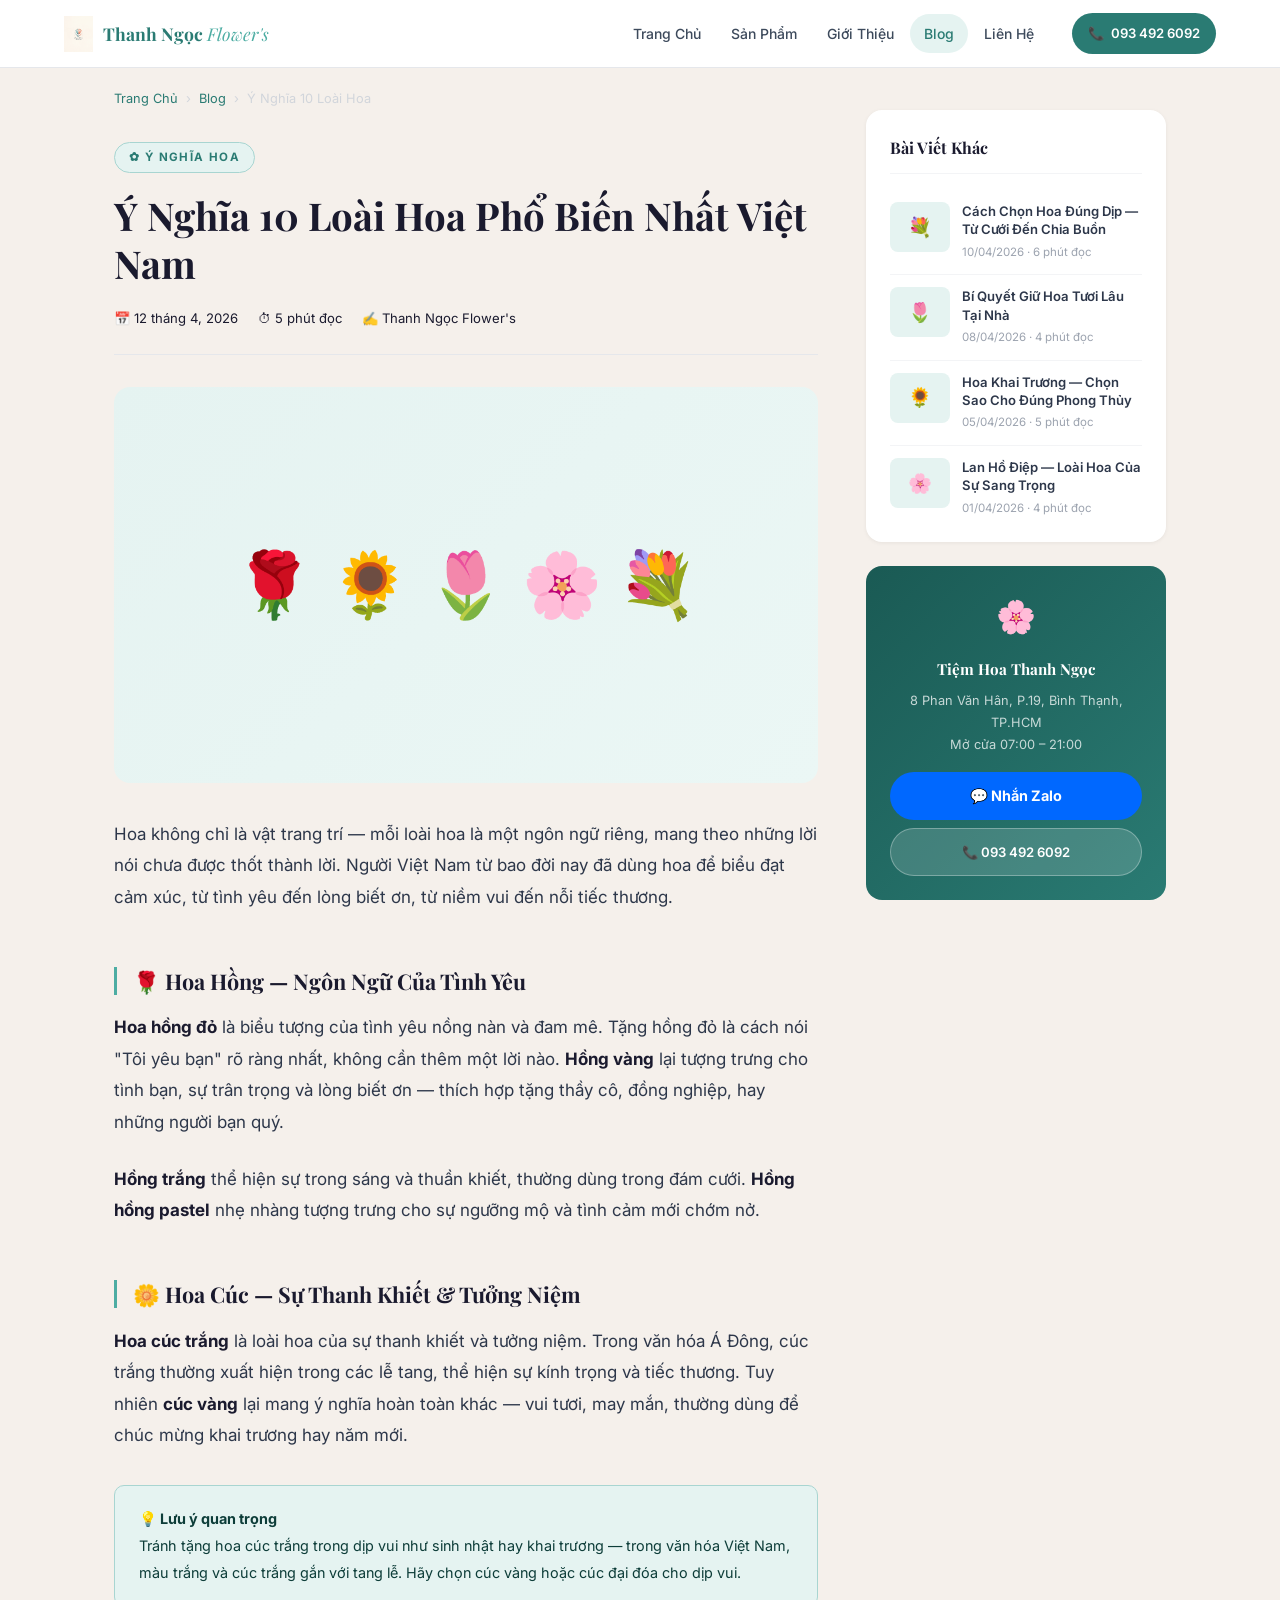
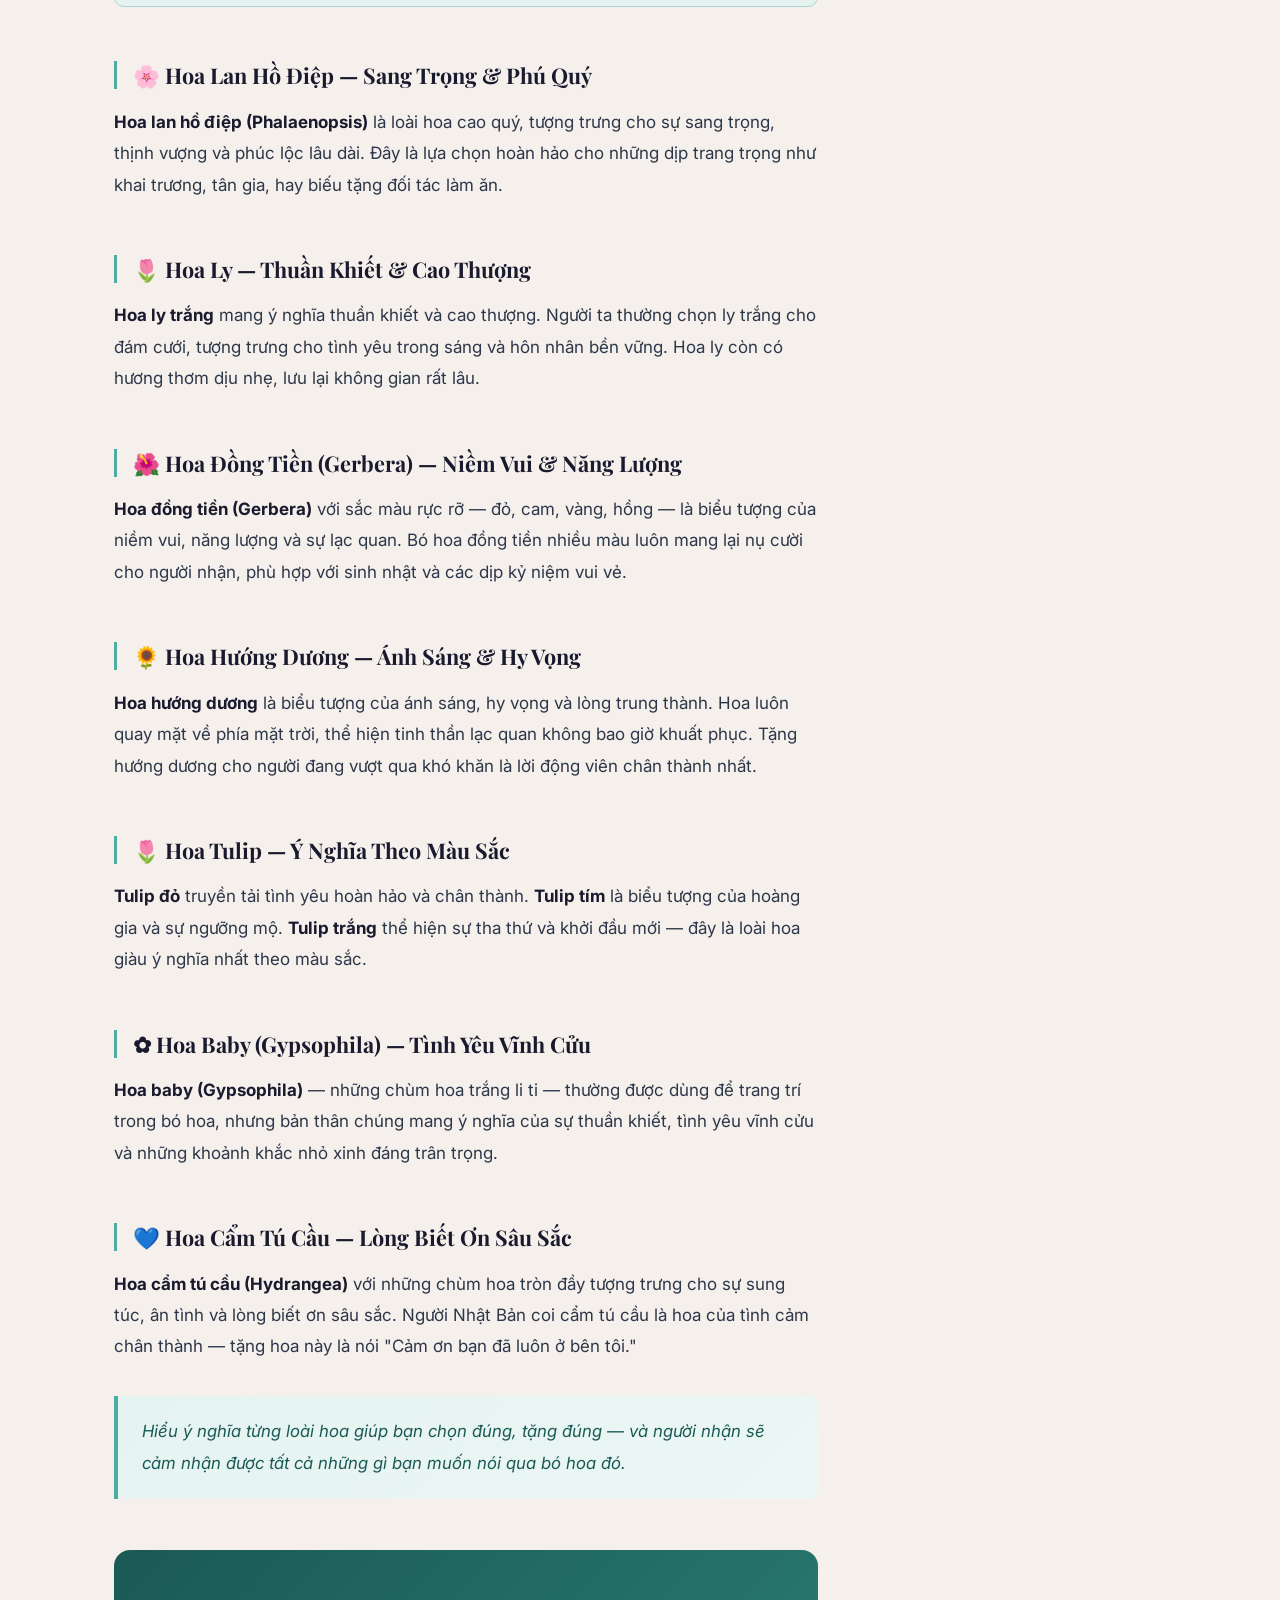
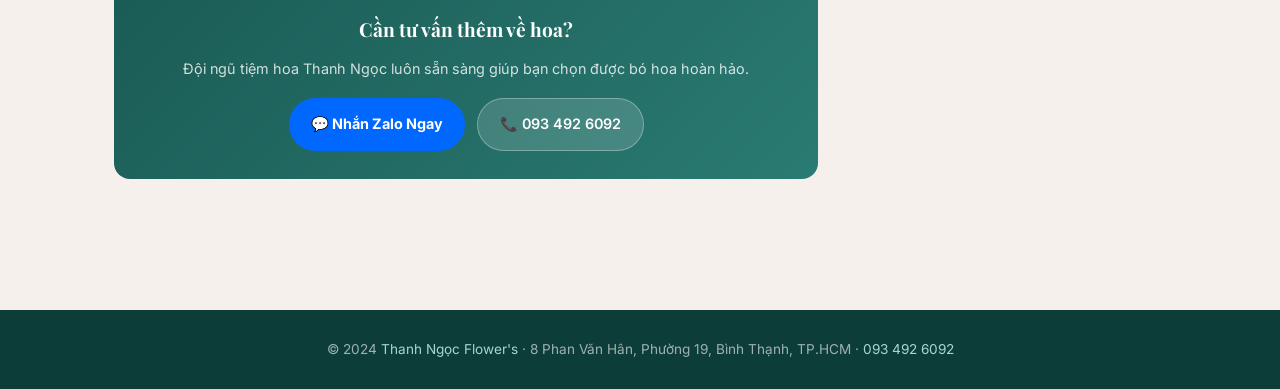
<file: blog-y-nghia-hoa.html>
<!DOCTYPE html>
<html lang="vi">
<head>
    <meta charset="UTF-8">
    <meta name="viewport" content="width=device-width, initial-scale=1.0">
    <title>Ý Nghĩa 10 Loài Hoa Phổ Biến Nhất Việt Nam | Thanh Ngọc Flower's</title>
    <meta name="description" content="Khám phá ý nghĩa 10 loài hoa phổ biến nhất Việt Nam — hoa hồng, hoa cúc, lan hồ điệp, hoa ly, tulip và nhiều hơn nữa. Hiểu đúng để tặng hoa đúng dịp.">
    <meta name="keywords" content="ý nghĩa hoa hồng, ý nghĩa hoa cúc, ý nghĩa lan hồ điệp, ý nghĩa hoa tulip, ý nghĩa hoa hướng dương, ý nghĩa các loài hoa Việt Nam">
    <meta property="og:title" content="Ý Nghĩa 10 Loài Hoa Phổ Biến Nhất Việt Nam">
    <meta property="og:description" content="Mỗi loài hoa là một ngôn ngữ riêng. Hiểu đúng để tặng đúng — từ hoa hồng đỏ đến lan hồ điệp.">
    <meta property="og:type" content="article">
    <meta property="article:published_time" content="2026-04-12">
    <link rel="canonical" href="https://hoatuoithanhngoc.vn/blog-y-nghia-hoa.html">
    <link rel="preconnect" href="https://fonts.googleapis.com">
    <link href="https://fonts.googleapis.com/css2?family=Playfair+Display:wght@600;700&family=Inter:wght@300;400;500;600;700&display=swap" rel="stylesheet">
    <link rel="stylesheet" href="blog.css">
    <script type="application/ld+json">
    {
        "@context": "https://schema.org",
        "@type": "Article",
        "headline": "Ý Nghĩa 10 Loài Hoa Phổ Biến Nhất Việt Nam",
        "description": "Khám phá ý nghĩa 10 loài hoa phổ biến nhất Việt Nam để chọn đúng hoa cho từng dịp.",
        "datePublished": "2026-04-12",
        "dateModified": "2026-04-12",
        "author": { "@type": "Organization", "name": "Thanh Ngọc Flower's" },
        "publisher": {
            "@type": "Organization",
            "name": "Thanh Ngọc Flower's",
            "logo": { "@type": "ImageObject", "url": "https://hoatuoithanhngoc.vn/image/logo.png" }
        },
        "mainEntityOfPage": "https://hoatuoithanhngoc.vn/blog-y-nghia-hoa.html",
        "inLanguage": "vi"
    }
    </script>
    <script type="application/ld+json">
    {
        "@context": "https://schema.org",
        "@type": "BreadcrumbList",
        "itemListElement": [
            { "@type": "ListItem", "position": 1, "name": "Trang Chủ", "item": "https://hoatuoithanhngoc.vn/" },
            { "@type": "ListItem", "position": 2, "name": "Blog", "item": "https://hoatuoithanhngoc.vn/blog.html" },
            { "@type": "ListItem", "position": 3, "name": "Ý Nghĩa 10 Loài Hoa Phổ Biến Nhất Việt Nam" }
        ]
    }
    </script>
</head>
<body class="page-body">

<div class="reading-progress" id="reading-progress"></div>

<!-- ===== HEADER ===== -->
<header id="header">
    <div class="header-inner">
        <a href="index.html" class="logo">
            <img src="image/logo.png" alt="Thanh Ngọc Flower's" class="logo-img" onerror="this.style.display='none'">
            <span class="logo-text">Thanh Ngọc<span class="logo-sub"> Flower's</span></span>
        </a>
        <nav id="main-nav">
            <ul id="nav-list">
                <li><a href="index.html#home"    class="nav-link">Trang Chủ</a></li>
                <li><a href="index.html#products" class="nav-link">Sản Phẩm</a></li>
                <li><a href="index.html#about"   class="nav-link">Giới Thiệu</a></li>
                <li><a href="blog.html"          class="nav-link active">Blog</a></li>
                <li><a href="index.html#contact" class="nav-link">Liên Hệ</a></li>
            </ul>
        </nav>
        <a href="tel:0934926092" class="header-phone-btn"><span>📞</span><span class="header-phone-text">093 492 6092</span></a>
        <button id="menu-toggle" class="menu-toggle" aria-label="Menu"><span></span><span></span><span></span></button>
    </div>
</header>

<!-- ===== BREADCRUMB ===== -->
<nav class="breadcrumb" aria-label="Breadcrumb">
    <a href="index.html">Trang Chủ</a>
    <span>›</span>
    <a href="blog.html">Blog</a>
    <span>›</span>
    <span>Ý Nghĩa 10 Loài Hoa</span>
</nav>

<!-- ===== ARTICLE ===== -->
<div class="article-layout">
    <article>
        <header class="article-header">
            <span class="article-tag">✿ Ý Nghĩa Hoa</span>
            <h1 class="article-title">Ý Nghĩa 10 Loài Hoa Phổ Biến Nhất Việt Nam</h1>
            <div class="article-meta">
                <span class="article-meta-item">📅 12 tháng 4, 2026</span>
                <span class="article-meta-item">⏱ 5 phút đọc</span>
                <span class="article-meta-item">✍️ Thanh Ngọc Flower's</span>
            </div>
        </header>

        <div class="article-cover">
            <div class="article-cover-placeholder">🌹 🌻 🌷 🌸 💐</div>
        </div>

        <div class="article-body">
            <p>Hoa không chỉ là vật trang trí — mỗi loài hoa là một ngôn ngữ riêng, mang theo những lời nói chưa được thốt thành lời. Người Việt Nam từ bao đời nay đã dùng hoa để biểu đạt cảm xúc, từ tình yêu đến lòng biết ơn, từ niềm vui đến nỗi tiếc thương.</p>

            <h2>🌹 Hoa Hồng — Ngôn Ngữ Của Tình Yêu</h2>
            <p><strong>Hoa hồng đỏ</strong> là biểu tượng của tình yêu nồng nàn và đam mê. Tặng hồng đỏ là cách nói "Tôi yêu bạn" rõ ràng nhất, không cần thêm một lời nào. <strong>Hồng vàng</strong> lại tượng trưng cho tình bạn, sự trân trọng và lòng biết ơn — thích hợp tặng thầy cô, đồng nghiệp, hay những người bạn quý.</p>
            <p><strong>Hồng trắng</strong> thể hiện sự trong sáng và thuần khiết, thường dùng trong đám cưới. <strong>Hồng hồng pastel</strong> nhẹ nhàng tượng trưng cho sự ngưỡng mộ và tình cảm mới chớm nở.</p>

            <h2>🌼 Hoa Cúc — Sự Thanh Khiết &amp; Tưởng Niệm</h2>
            <p><strong>Hoa cúc trắng</strong> là loài hoa của sự thanh khiết và tưởng niệm. Trong văn hóa Á Đông, cúc trắng thường xuất hiện trong các lễ tang, thể hiện sự kính trọng và tiếc thương. Tuy nhiên <strong>cúc vàng</strong> lại mang ý nghĩa hoàn toàn khác — vui tươi, may mắn, thường dùng để chúc mừng khai trương hay năm mới.</p>

            <div class="tip-box">
                <p class="tip-box-title">💡 Lưu ý quan trọng</p>
                <p>Tránh tặng hoa cúc trắng trong dịp vui như sinh nhật hay khai trương — trong văn hóa Việt Nam, màu trắng và cúc trắng gắn với tang lễ. Hãy chọn cúc vàng hoặc cúc đại đóa cho dịp vui.</p>
            </div>

            <h2>🌸 Hoa Lan Hồ Điệp — Sang Trọng &amp; Phú Quý</h2>
            <p><strong>Hoa lan hồ điệp (Phalaenopsis)</strong> là loài hoa cao quý, tượng trưng cho sự sang trọng, thịnh vượng và phúc lộc lâu dài. Đây là lựa chọn hoàn hảo cho những dịp trang trọng như khai trương, tân gia, hay biếu tặng đối tác làm ăn.</p>

            <h2>🌷 Hoa Ly — Thuần Khiết &amp; Cao Thượng</h2>
            <p><strong>Hoa ly trắng</strong> mang ý nghĩa thuần khiết và cao thượng. Người ta thường chọn ly trắng cho đám cưới, tượng trưng cho tình yêu trong sáng và hôn nhân bền vững. Hoa ly còn có hương thơm dịu nhẹ, lưu lại không gian rất lâu.</p>

            <h2>🌺 Hoa Đồng Tiền (Gerbera) — Niềm Vui &amp; Năng Lượng</h2>
            <p><strong>Hoa đồng tiền (Gerbera)</strong> với sắc màu rực rỡ — đỏ, cam, vàng, hồng — là biểu tượng của niềm vui, năng lượng và sự lạc quan. Bó hoa đồng tiền nhiều màu luôn mang lại nụ cười cho người nhận, phù hợp với sinh nhật và các dịp kỷ niệm vui vẻ.</p>

            <h2>🌻 Hoa Hướng Dương — Ánh Sáng &amp; Hy Vọng</h2>
            <p><strong>Hoa hướng dương</strong> là biểu tượng của ánh sáng, hy vọng và lòng trung thành. Hoa luôn quay mặt về phía mặt trời, thể hiện tinh thần lạc quan không bao giờ khuất phục. Tặng hướng dương cho người đang vượt qua khó khăn là lời động viên chân thành nhất.</p>

            <h2>🌷 Hoa Tulip — Ý Nghĩa Theo Màu Sắc</h2>
            <p><strong>Tulip đỏ</strong> truyền tải tình yêu hoàn hảo và chân thành. <strong>Tulip tím</strong> là biểu tượng của hoàng gia và sự ngưỡng mộ. <strong>Tulip trắng</strong> thể hiện sự tha thứ và khởi đầu mới — đây là loài hoa giàu ý nghĩa nhất theo màu sắc.</p>

            <h2>✿ Hoa Baby (Gypsophila) — Tình Yêu Vĩnh Cửu</h2>
            <p><strong>Hoa baby (Gypsophila)</strong> — những chùm hoa trắng li ti — thường được dùng để trang trí trong bó hoa, nhưng bản thân chúng mang ý nghĩa của sự thuần khiết, tình yêu vĩnh cửu và những khoảnh khắc nhỏ xinh đáng trân trọng.</p>

            <h2>💙 Hoa Cẩm Tú Cầu — Lòng Biết Ơn Sâu Sắc</h2>
            <p><strong>Hoa cẩm tú cầu (Hydrangea)</strong> với những chùm hoa tròn đầy tượng trưng cho sự sung túc, ân tình và lòng biết ơn sâu sắc. Người Nhật Bản coi cẩm tú cầu là hoa của tình cảm chân thành — tặng hoa này là nói "Cảm ơn bạn đã luôn ở bên tôi."</p>

            <blockquote>Hiểu ý nghĩa từng loài hoa giúp bạn chọn đúng, tặng đúng — và người nhận sẽ cảm nhận được tất cả những gì bạn muốn nói qua bó hoa đó.</blockquote>

            <div class="article-cta">
                <h3>Cần tư vấn thêm về hoa?</h3>
                <p>Đội ngũ tiệm hoa Thanh Ngọc luôn sẵn sàng giúp bạn chọn được bó hoa hoàn hảo.</p>
                <div class="cta-btns">
                    <a href="https://zalo.me/0934926092" class="btn-cta-zalo" target="_blank" rel="noopener">💬 Nhắn Zalo Ngay</a>
                    <a href="tel:0934926092" class="btn-cta-call">📞 093 492 6092</a>
                </div>
            </div>
        </div>
    </article>

    <!-- SIDEBAR -->
    <aside class="article-sidebar">
        <div class="sidebar-widget">
            <h3 class="widget-title">Bài Viết Khác</h3>
            <a href="blog-chon-hoa-dung-dip.html" class="related-item">
                <div class="related-item-img">💐</div>
                <div class="related-item-info">
                    <div class="related-item-title">Cách Chọn Hoa Đúng Dịp — Từ Cưới Đến Chia Buồn</div>
                    <div class="related-item-date">10/04/2026 · 6 phút đọc</div>
                </div>
            </a>
            <a href="blog-giu-hoa-tuoi.html" class="related-item">
                <div class="related-item-img">🌷</div>
                <div class="related-item-info">
                    <div class="related-item-title">Bí Quyết Giữ Hoa Tươi Lâu Tại Nhà</div>
                    <div class="related-item-date">08/04/2026 · 4 phút đọc</div>
                </div>
            </a>
            <a href="blog-hoa-khai-truong.html" class="related-item">
                <div class="related-item-img">🌻</div>
                <div class="related-item-info">
                    <div class="related-item-title">Hoa Khai Trương — Chọn Sao Cho Đúng Phong Thủy</div>
                    <div class="related-item-date">05/04/2026 · 5 phút đọc</div>
                </div>
            </a>
            <a href="blog-lan-ho-diep.html" class="related-item">
                <div class="related-item-img">🌸</div>
                <div class="related-item-info">
                    <div class="related-item-title">Lan Hồ Điệp — Loài Hoa Của Sự Sang Trọng</div>
                    <div class="related-item-date">01/04/2026 · 4 phút đọc</div>
                </div>
            </a>
        </div>

        <div class="sidebar-cta">
            <div class="flower-icon">🌸</div>
            <h3>Tiệm Hoa Thanh Ngọc</h3>
            <p>8 Phan Văn Hân, P.19, Bình Thạnh, TP.HCM<br>Mở cửa 07:00 – 21:00</p>
            <a href="https://zalo.me/0934926092" class="btn-cta-zalo" target="_blank" rel="noopener">💬 Nhắn Zalo</a>
            <a href="tel:0934926092" class="btn-cta-call">📞 093 492 6092</a>
        </div>
    </aside>
</div>

<footer class="blog-footer">
    <p>© 2024 <a href="index.html">Thanh Ngọc Flower's</a> · 8 Phan Văn Hân, Phường 19, Bình Thạnh, TP.HCM · <a href="tel:0934926092">093 492 6092</a></p>
</footer>

<div id="toast" class="toast"></div>
<script>
    window.addEventListener('scroll', function () {
        document.getElementById('header').classList.toggle('scrolled', window.scrollY > 40);
        var el = document.documentElement;
        var progress = (el.scrollTop || document.body.scrollTop) / ((el.scrollHeight || document.body.scrollHeight) - el.clientHeight) * 100;
        document.getElementById('reading-progress').style.width = progress + '%';
    }, { passive: true });
    document.getElementById('menu-toggle').addEventListener('click', function () {
        document.querySelector('nav').classList.toggle('mobile-open');
    });
</script>
</body>
</html>
</file>
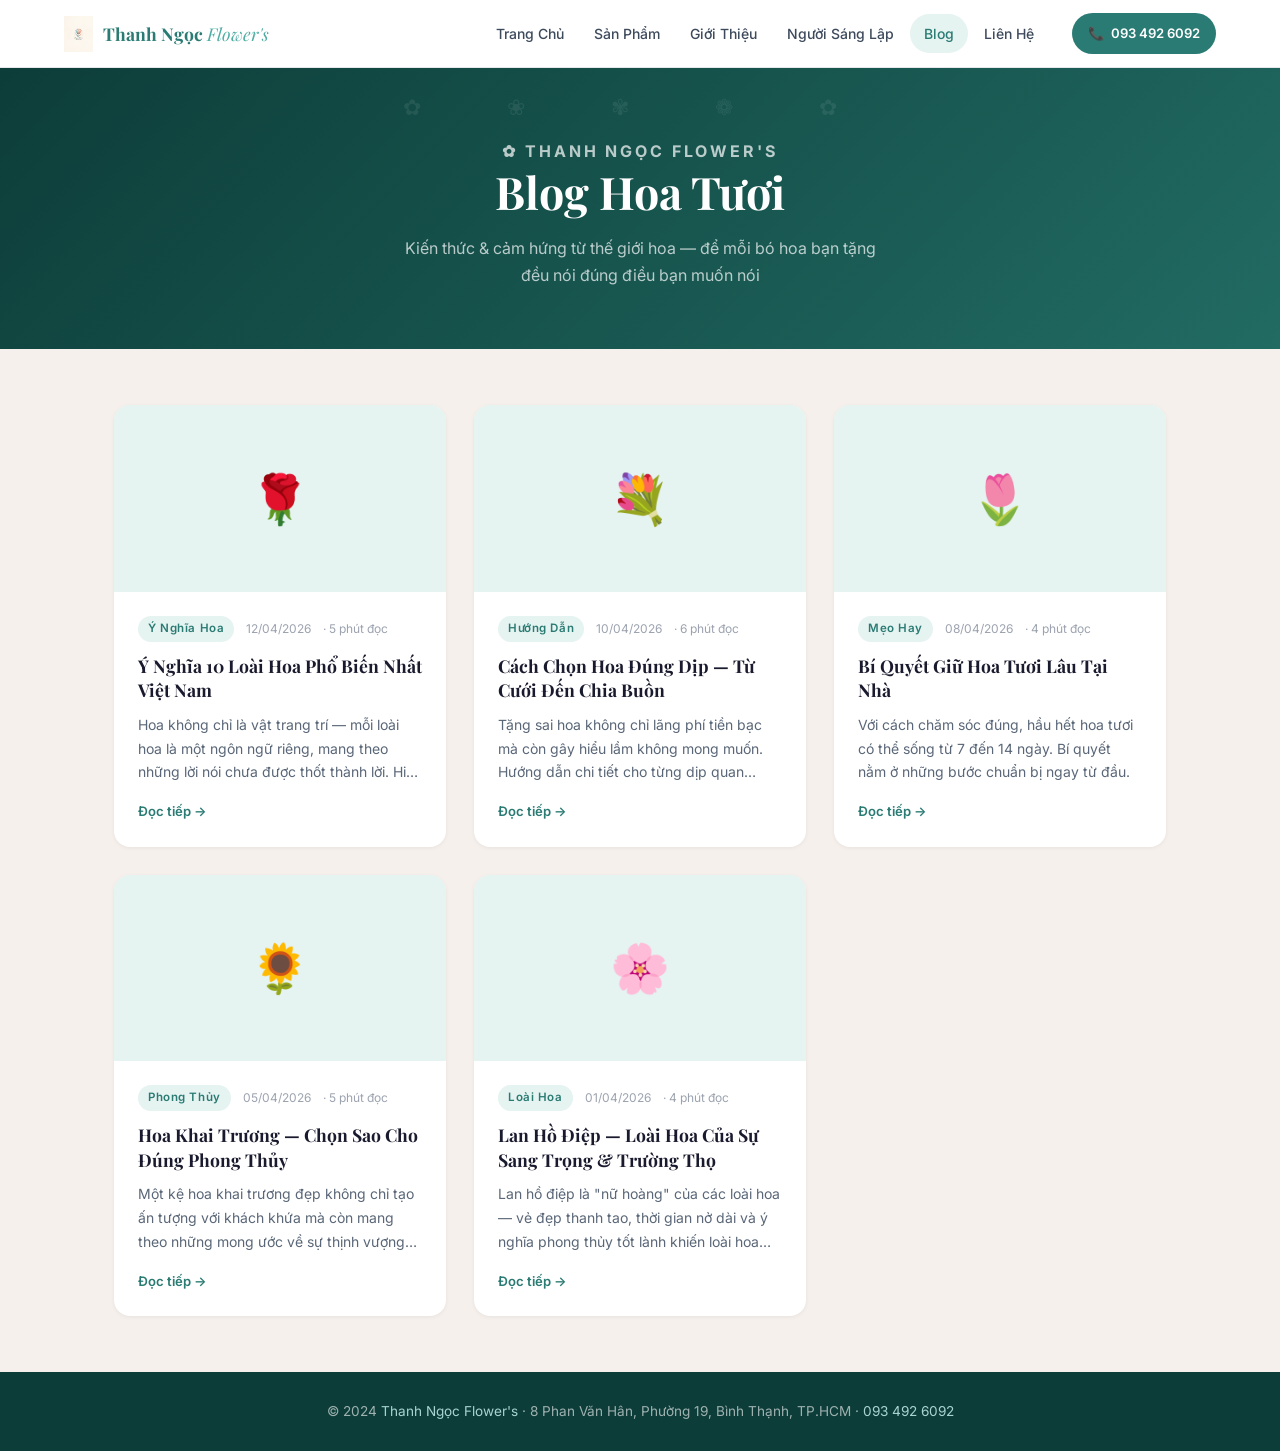
<file: blog.html>
<!DOCTYPE html>
<html lang="vi">
<head>
    <meta charset="UTF-8">
    <meta name="viewport" content="width=device-width, initial-scale=1.0">
    <title>Blog Hoa Tươi — Kiến Thức & Cảm Hứng | Thanh Ngọc Flower's</title>
    <meta name="description" content="Khám phá blog hoa tươi Thanh Ngọc — ý nghĩa các loài hoa, bí quyết chọn hoa đúng dịp, cách giữ hoa tươi lâu và những kiến thức thú vị về thế giới hoa.">
    <meta name="keywords" content="blog hoa tươi, ý nghĩa các loài hoa, chọn hoa đúng dịp, cách giữ hoa tươi, hoa khai trương phong thủy, lan hồ điệp">
    <meta property="og:title" content="Blog Hoa Tươi — Thanh Ngọc Flower's">
    <meta property="og:description" content="Kiến thức về thế giới hoa từ tiệm hoa Thanh Ngọc tại TP.HCM">
    <meta property="og:type" content="website">
    <link rel="canonical" href="https://hoatuoithanhngoc.vn/blog.html">
    <link rel="preconnect" href="https://fonts.googleapis.com">
    <link href="https://fonts.googleapis.com/css2?family=Playfair+Display:wght@600;700&family=Inter:wght@300;400;500;600;700&display=swap" rel="stylesheet">
    <link rel="stylesheet" href="blog.css">
    <script type="application/ld+json">
    {
        "@context": "https://schema.org",
        "@type": "Blog",
        "name": "Blog Hoa Tươi Thanh Ngọc",
        "url": "https://hoatuoithanhngoc.vn/blog.html",
        "description": "Kiến thức về hoa tươi từ tiệm hoa Thanh Ngọc Flower's tại TP.HCM",
        "publisher": {
            "@type": "Organization",
            "name": "Thanh Ngọc Flower's",
            "address": {
                "@type": "PostalAddress",
                "streetAddress": "8 Phan Văn Hân, Phường 19, Bình Thạnh",
                "addressLocality": "TP. Hồ Chí Minh",
                "addressCountry": "VN"
            },
            "telephone": "+84934926092"
        }
    }
    </script>
</head>
<body class="page-body">

<!-- ===== HEADER ===== -->
<header id="header">
    <div class="header-inner">
        <a href="index.html" class="logo">
            <img src="image/logo.png" alt="Thanh Ngọc Flower's" class="logo-img" onerror="this.style.display='none'">
            <span class="logo-text">Thanh Ngọc<span class="logo-sub"> Flower's</span></span>
        </a>
        <nav id="main-nav">
            <ul id="nav-list">
                <li><a href="index.html#home"     class="nav-link">Trang Chủ</a></li>
                <li><a href="index.html#products"  class="nav-link">Sản Phẩm</a></li>
                <li><a href="index.html#about"     class="nav-link">Giới Thiệu</a></li>
                <li><a href="index.html#founders"  class="nav-link">Người Sáng Lập</a></li>
                <li><a href="blog.html"            class="nav-link active">Blog</a></li>
                <li><a href="index.html#contact"   class="nav-link">Liên Hệ</a></li>
            </ul>
        </nav>
        <a href="tel:0934926092" class="header-phone-btn" aria-label="Gọi ngay">
            <span>📞</span><span class="header-phone-text">093 492 6092</span>
        </a>
        <button id="menu-toggle" class="menu-toggle" aria-label="Menu">
            <span></span><span></span><span></span>
        </button>
    </div>
</header>

<!-- ===== BLOG HERO ===== -->
<section class="blog-hero">
    <p class="blog-hero-label">✿ Thanh Ngọc Flower's</p>
    <h1>Blog Hoa Tươi</h1>
    <p>Kiến thức & cảm hứng từ thế giới hoa — để mỗi bó hoa bạn tặng đều nói đúng điều bạn muốn nói</p>
</section>

<!-- ===== BLOG LISTING ===== -->
<main class="blog-main">
    <div class="blog-grid">

        <!-- Bài 1 -->
        <a href="blog-y-nghia-hoa.html" class="blog-card">
            <div class="blog-card-img">
                <div class="blog-card-img-placeholder">🌹</div>
            </div>
            <div class="blog-card-body">
                <div class="blog-card-meta">
                    <span class="blog-card-tag">Ý Nghĩa Hoa</span>
                    <span>12/04/2026</span>
                    <span>· 5 phút đọc</span>
                </div>
                <h2>Ý Nghĩa 10 Loài Hoa Phổ Biến Nhất Việt Nam</h2>
                <p>Hoa không chỉ là vật trang trí — mỗi loài hoa là một ngôn ngữ riêng, mang theo những lời nói chưa được thốt thành lời. Hiểu đúng để tặng đúng.</p>
                <span class="blog-card-read">Đọc tiếp →</span>
            </div>
        </a>

        <!-- Bài 2 -->
        <a href="blog-chon-hoa-dung-dip.html" class="blog-card">
            <div class="blog-card-img">
                <div class="blog-card-img-placeholder">💐</div>
            </div>
            <div class="blog-card-body">
                <div class="blog-card-meta">
                    <span class="blog-card-tag">Hướng Dẫn</span>
                    <span>10/04/2026</span>
                    <span>· 6 phút đọc</span>
                </div>
                <h2>Cách Chọn Hoa Đúng Dịp — Từ Cưới Đến Chia Buồn</h2>
                <p>Tặng sai hoa không chỉ lãng phí tiền bạc mà còn gây hiểu lầm không mong muốn. Hướng dẫn chi tiết cho từng dịp quan trọng trong cuộc sống.</p>
                <span class="blog-card-read">Đọc tiếp →</span>
            </div>
        </a>

        <!-- Bài 3 -->
        <a href="blog-giu-hoa-tuoi.html" class="blog-card">
            <div class="blog-card-img">
                <div class="blog-card-img-placeholder">🌷</div>
            </div>
            <div class="blog-card-body">
                <div class="blog-card-meta">
                    <span class="blog-card-tag">Mẹo Hay</span>
                    <span>08/04/2026</span>
                    <span>· 4 phút đọc</span>
                </div>
                <h2>Bí Quyết Giữ Hoa Tươi Lâu Tại Nhà</h2>
                <p>Với cách chăm sóc đúng, hầu hết hoa tươi có thể sống từ 7 đến 14 ngày. Bí quyết nằm ở những bước chuẩn bị ngay từ đầu.</p>
                <span class="blog-card-read">Đọc tiếp →</span>
            </div>
        </a>

        <!-- Bài 4 -->
        <a href="blog-hoa-khai-truong.html" class="blog-card">
            <div class="blog-card-img">
                <div class="blog-card-img-placeholder">🌻</div>
            </div>
            <div class="blog-card-body">
                <div class="blog-card-meta">
                    <span class="blog-card-tag">Phong Thủy</span>
                    <span>05/04/2026</span>
                    <span>· 5 phút đọc</span>
                </div>
                <h2>Hoa Khai Trương — Chọn Sao Cho Đúng Phong Thủy</h2>
                <p>Một kệ hoa khai trương đẹp không chỉ tạo ấn tượng với khách khứa mà còn mang theo những mong ước về sự thịnh vượng và may mắn cho chủ nhân.</p>
                <span class="blog-card-read">Đọc tiếp →</span>
            </div>
        </a>

        <!-- Bài 5 -->
        <a href="blog-lan-ho-diep.html" class="blog-card">
            <div class="blog-card-img">
                <div class="blog-card-img-placeholder">🌸</div>
            </div>
            <div class="blog-card-body">
                <div class="blog-card-meta">
                    <span class="blog-card-tag">Loài Hoa</span>
                    <span>01/04/2026</span>
                    <span>· 4 phút đọc</span>
                </div>
                <h2>Lan Hồ Điệp — Loài Hoa Của Sự Sang Trọng &amp; Trường Thọ</h2>
                <p>Lan hồ điệp là "nữ hoàng" của các loài hoa — vẻ đẹp thanh tao, thời gian nở dài và ý nghĩa phong thủy tốt lành khiến loài hoa này trở nên đặc biệt.</p>
                <span class="blog-card-read">Đọc tiếp →</span>
            </div>
        </a>

    </div>
</main>

<!-- ===== FOOTER ===== -->
<footer class="blog-footer">
    <p>© 2024 <a href="index.html">Thanh Ngọc Flower's</a> · 8 Phan Văn Hân, Phường 19, Bình Thạnh, TP.HCM · <a href="tel:0934926092">093 492 6092</a></p>
</footer>

<div id="toast" class="toast"></div>
<script>
    // Header scroll
    window.addEventListener('scroll', function () {
        document.getElementById('header').classList.toggle('scrolled', window.scrollY > 40);
    }, { passive: true });
    // Mobile menu
    document.getElementById('menu-toggle').addEventListener('click', function () {
        document.querySelector('nav').classList.toggle('mobile-open');
    });
</script>
</body>
</html>
</file>
<file: blog.css>
/* =====================================================
   blog.css — Giao diện Blog Thanh Ngọc Flower's
===================================================== */

*, *::before, *::after { box-sizing: border-box; margin: 0; padding: 0; }

:root {
    --teal-900: #0D3D39;
    --teal-800: #1A5A54;
    --teal-700: #216B63;
    --teal-600: #2A7B73;
    --teal-500: #339A90;
    --teal-400: #4DADA3;
    --teal-200: #A8D5D1;
    --teal-100: #D0ECEB;
    --teal-50:  #E5F3F1;
    --coral:    #E8856B;
    --white:    #FFFFFF;
    --gray-900: #1A1A2E;
    --gray-800: #2D374A;
    --gray-700: #3D4A5C;
    --gray-600: #5A6778;
    --gray-400: #9CA3AF;
    --gray-300: #D1D5DB;
    --gray-200: #E5E7EB;
    --gray-100: #F3F4F6;
    --cream:    #F5F0EB;
    --font: 'Inter', sans-serif;
    --font-display: 'Playfair Display', serif;
    --radius: 10px;
    --radius-lg: 16px;
    --radius-xl: 24px;
    --radius-full: 999px;
    --shadow-sm: 0 1px 4px rgba(0,0,0,0.06);
    --shadow:    0 4px 16px rgba(0,0,0,0.09);
    --shadow-lg: 0 12px 40px rgba(0,0,0,0.14);
    --max-w: 760px;
    --transition: 0.2s ease;
}

html { font-size: 16px; scroll-behavior: smooth; }
body {
    font-family: var(--font);
    background: var(--cream);
    color: var(--gray-900);
    line-height: 1.7;
}

a { text-decoration: none; color: inherit; }
img { max-width: 100%; height: auto; display: block; }
button { cursor: pointer; font-family: var(--font); }

/* ===================================================
   HEADER (reuse same as main site)
=================================================== */
#header {
    position: fixed;
    top: 0; left: 0; right: 0;
    height: 68px;
    background: rgba(255,255,255,0.96);
    backdrop-filter: blur(12px);
    border-bottom: 1px solid var(--gray-200);
    z-index: 100;
    transition: box-shadow var(--transition);
}

#header.scrolled { box-shadow: 0 2px 20px rgba(0,0,0,0.1); }

.header-inner {
    max-width: 1200px;
    margin: 0 auto;
    padding: 0 24px;
    height: 100%;
    display: flex;
    align-items: center;
    gap: 24px;
}

.logo { display: flex; align-items: center; gap: 10px; }
.logo-img { height: 36px; width: auto; }
.logo-text {
    font-family: var(--font-display);
    font-size: 1.1rem;
    font-weight: 700;
    color: var(--teal-600);
    white-space: nowrap;
}
.logo-sub { font-weight: 400; font-style: italic; color: var(--teal-400); }

nav { margin-left: auto; }
#nav-list { display: flex; gap: 2px; list-style: none; }

.nav-link {
    display: block;
    padding: 8px 14px;
    border-radius: var(--radius-full);
    font-size: 0.875rem;
    font-weight: 500;
    color: var(--gray-700);
    transition: all var(--transition);
}
.nav-link:hover, .nav-link.active {
    color: var(--teal-600);
    background: var(--teal-50);
}

.header-phone-btn {
    display: flex;
    align-items: center;
    gap: 7px;
    padding: 9px 16px;
    background: var(--teal-600);
    color: var(--white);
    border-radius: var(--radius-full);
    font-size: 0.82rem;
    font-weight: 600;
    transition: all var(--transition);
    white-space: nowrap;
    flex-shrink: 0;
}
.header-phone-btn:hover {
    background: var(--teal-800);
    box-shadow: 0 4px 14px rgba(42,123,115,0.4);
}

.menu-toggle {
    display: none;
    flex-direction: column;
    gap: 5px;
    background: none;
    border: none;
    padding: 6px;
    margin-left: 8px;
}
.menu-toggle span {
    display: block;
    width: 24px;
    height: 2px;
    background: var(--teal-600);
    border-radius: 2px;
    transition: all var(--transition);
}

/* ===================================================
   PAGE WRAPPER
=================================================== */
.page-body { padding-top: 68px; }

/* ===================================================
   BLOG LISTING PAGE
=================================================== */
.blog-hero {
    background: linear-gradient(135deg, var(--teal-900) 0%, var(--teal-700) 100%);
    padding: 70px 24px 60px;
    text-align: center;
    position: relative;
    overflow: hidden;
}

.blog-hero::before {
    content: '✿ ❀ ✾ ❁ ✿';
    position: absolute;
    top: 20px; left: 50%;
    transform: translateX(-50%);
    font-size: 1.4rem;
    color: rgba(255,255,255,0.08);
    letter-spacing: 40px;
    white-space: nowrap;
}

.blog-hero-label {
    display: inline-block;
    font-size: 0.75rem;
    font-weight: 700;
    letter-spacing: 0.18em;
    text-transform: uppercase;
    color: var(--teal-200);
    margin-bottom: 16px;
}

.blog-hero h1 {
    font-family: var(--font-display);
    font-size: clamp(1.8rem, 5vw, 2.8rem);
    color: var(--white);
    font-weight: 700;
    max-width: 600px;
    margin: 0 auto 16px;
    line-height: 1.2;
}

.blog-hero p {
    font-size: 1rem;
    color: rgba(255,255,255,0.7);
    max-width: 500px;
    margin: 0 auto;
}

/* Blog grid */
.blog-main {
    max-width: 1100px;
    margin: 0 auto;
    padding: 56px 24px;
}

.blog-grid {
    display: grid;
    grid-template-columns: repeat(auto-fill, minmax(320px, 1fr));
    gap: 28px;
}

.blog-card {
    background: var(--white);
    border-radius: var(--radius-lg);
    overflow: hidden;
    box-shadow: var(--shadow-sm);
    transition: all 0.25s ease;
    display: flex;
    flex-direction: column;
}

.blog-card:hover {
    transform: translateY(-6px);
    box-shadow: var(--shadow-lg);
}

.blog-card-img {
    aspect-ratio: 16/9;
    overflow: hidden;
    background: var(--teal-50);
    position: relative;
}

.blog-card-img img {
    width: 100%;
    height: 100%;
    object-fit: cover;
    transition: transform 0.4s ease;
}

.blog-card:hover .blog-card-img img { transform: scale(1.06); }

.blog-card-img-placeholder {
    width: 100%;
    height: 100%;
    display: flex;
    align-items: center;
    justify-content: center;
    font-size: 3rem;
    color: var(--teal-200);
}

.blog-card-body {
    padding: 24px;
    flex: 1;
    display: flex;
    flex-direction: column;
}

.blog-card-meta {
    display: flex;
    align-items: center;
    gap: 12px;
    font-size: 0.75rem;
    color: var(--gray-400);
    margin-bottom: 12px;
}

.blog-card-tag {
    background: var(--teal-50);
    color: var(--teal-600);
    padding: 3px 10px;
    border-radius: var(--radius-full);
    font-weight: 600;
    font-size: 0.72rem;
    letter-spacing: 0.05em;
}

.blog-card h2 {
    font-family: var(--font-display);
    font-size: 1.1rem;
    font-weight: 700;
    color: var(--gray-900);
    line-height: 1.4;
    margin-bottom: 10px;
    transition: color var(--transition);
}

.blog-card:hover h2 { color: var(--teal-600); }

.blog-card p {
    font-size: 0.875rem;
    color: var(--gray-600);
    line-height: 1.7;
    flex: 1;
    display: -webkit-box;
    -webkit-line-clamp: 3;
    -webkit-box-orient: vertical;
    line-clamp: 3;
    overflow: hidden;
}

.blog-card-read {
    display: inline-flex;
    align-items: center;
    gap: 6px;
    margin-top: 16px;
    font-size: 0.82rem;
    font-weight: 600;
    color: var(--teal-600);
    transition: gap var(--transition);
}

.blog-card:hover .blog-card-read { gap: 10px; }

/* ===================================================
   ARTICLE PAGE
=================================================== */
/* Reading progress bar */
.reading-progress {
    position: fixed;
    top: 68px; left: 0;
    height: 3px;
    background: var(--teal-500);
    width: 0%;
    z-index: 99;
    transition: width 0.1s linear;
    border-radius: 0 2px 2px 0;
}

/* Breadcrumb */
.breadcrumb {
    max-width: 1100px;
    margin: 0 auto;
    padding: 20px 24px 0;
    display: flex;
    align-items: center;
    gap: 8px;
    font-size: 0.8rem;
    color: var(--gray-400);
    flex-wrap: wrap;
}

.breadcrumb a { color: var(--teal-600); transition: opacity var(--transition); }
.breadcrumb a:hover { opacity: 0.75; }
.breadcrumb span { color: var(--gray-300); }

/* Article layout */
.article-layout {
    max-width: 1100px;
    margin: 0 auto;
    padding: 0 24px 80px;
    display: grid;
    grid-template-columns: 1fr 300px;
    gap: 48px;
    align-items: start;
}

/* Article hero */
.article-header { margin: 32px 0 0; }

.article-tag {
    display: inline-block;
    background: var(--teal-50);
    color: var(--teal-600);
    border: 1px solid var(--teal-200);
    padding: 5px 14px;
    border-radius: var(--radius-full);
    font-size: 0.72rem;
    font-weight: 700;
    letter-spacing: 0.12em;
    text-transform: uppercase;
    margin-bottom: 18px;
}

.article-title {
    font-family: var(--font-display);
    font-size: clamp(1.6rem, 4vw, 2.4rem);
    font-weight: 700;
    color: var(--gray-900);
    line-height: 1.25;
    margin-bottom: 20px;
}

.article-meta {
    display: flex;
    align-items: center;
    gap: 20px;
    font-size: 0.82rem;
    color: var(--gray-500);
    padding-bottom: 24px;
    border-bottom: 1px solid var(--gray-200);
    margin-bottom: 32px;
    flex-wrap: wrap;
}

.article-meta-item {
    display: flex;
    align-items: center;
    gap: 6px;
}

/* Article cover image */
.article-cover {
    width: 100%;
    aspect-ratio: 16/9;
    border-radius: var(--radius-lg);
    overflow: hidden;
    margin-bottom: 36px;
    background: var(--teal-50);
}

.article-cover img {
    width: 100%;
    height: 100%;
    object-fit: cover;
}

.article-cover-placeholder {
    width: 100%;
    height: 100%;
    display: flex;
    align-items: center;
    justify-content: center;
    font-size: 4rem;
    color: var(--teal-200);
    background: linear-gradient(135deg, var(--teal-50), #EBF7F5);
}

/* Article body typography */
.article-body {
    font-size: 1.0625rem;
    color: var(--gray-800);
    line-height: 1.85;
}

.article-body p { margin-bottom: 1.5em; }

.article-body h2 {
    font-family: var(--font-display);
    font-size: 1.35rem;
    font-weight: 700;
    color: var(--gray-900);
    margin: 2.5em 0 0.8em;
    padding-left: 16px;
    border-left: 3px solid var(--teal-400);
    line-height: 1.3;
}

.article-body h3 {
    font-size: 1.05rem;
    font-weight: 700;
    color: var(--teal-700);
    margin: 1.8em 0 0.6em;
}

.article-body strong { color: var(--gray-900); font-weight: 700; }

.article-body ul, .article-body ol {
    margin: 1em 0 1.5em 1.5em;
}

.article-body li { margin-bottom: 0.5em; }

.article-body blockquote {
    background: linear-gradient(135deg, var(--teal-50), #EBF7F5);
    border-left: 4px solid var(--teal-400);
    border-radius: 0 var(--radius) var(--radius) 0;
    padding: 20px 24px;
    margin: 2em 0;
    font-style: italic;
    color: var(--teal-800);
    font-size: 1.05rem;
}

/* Tip box */
.tip-box {
    background: var(--teal-50);
    border: 1px solid var(--teal-200);
    border-radius: var(--radius);
    padding: 20px 24px;
    margin: 2em 0;
}

.tip-box-title {
    font-weight: 700;
    color: var(--teal-700);
    margin-bottom: 8px;
    font-size: 0.9rem;
}

.tip-box p { margin-bottom: 0; font-size: 0.9rem; color: var(--teal-900); }

/* In-article CTA */
.article-cta {
    background: linear-gradient(135deg, var(--teal-800), var(--teal-600));
    border-radius: var(--radius-lg);
    padding: 28px;
    text-align: center;
    margin: 3em 0;
    color: var(--white);
}

.article-cta p { color: rgba(255,255,255,0.8); font-size: 0.9rem; margin-bottom: 16px; }
.article-cta h3 {
    font-family: var(--font-display);
    font-size: 1.2rem;
    font-weight: 700;
    margin-bottom: 8px;
    color: var(--white);
}

.cta-btns {
    display: flex;
    gap: 12px;
    justify-content: center;
    flex-wrap: wrap;
    margin-top: 16px;
}

.btn-cta-zalo {
    display: inline-flex;
    align-items: center;
    gap: 8px;
    padding: 12px 22px;
    background: #0068FF;
    color: var(--white);
    border-radius: var(--radius-full);
    font-size: 0.9rem;
    font-weight: 700;
    transition: all var(--transition);
}

.btn-cta-zalo:hover {
    background: #0052CC;
    transform: translateY(-2px);
    box-shadow: 0 6px 20px rgba(0,104,255,0.4);
}

.btn-cta-call {
    display: inline-flex;
    align-items: center;
    gap: 8px;
    padding: 12px 22px;
    background: rgba(255,255,255,0.15);
    color: var(--white);
    border: 1.5px solid rgba(255,255,255,0.3);
    border-radius: var(--radius-full);
    font-size: 0.9rem;
    font-weight: 600;
    transition: all var(--transition);
}

.btn-cta-call:hover {
    background: rgba(255,255,255,0.25);
    transform: translateY(-2px);
}

/* ===================================================
   SIDEBAR
=================================================== */
.article-sidebar { position: sticky; top: 88px; }

.sidebar-widget {
    background: var(--white);
    border-radius: var(--radius-lg);
    padding: 24px;
    margin-bottom: 24px;
    box-shadow: var(--shadow-sm);
}

.widget-title {
    font-family: var(--font-display);
    font-size: 1rem;
    font-weight: 700;
    color: var(--gray-900);
    margin-bottom: 16px;
    padding-bottom: 12px;
    border-bottom: 1px solid var(--gray-100);
}

/* Related articles in sidebar */
.related-item {
    display: flex;
    gap: 12px;
    padding: 12px 0;
    border-bottom: 1px solid var(--gray-100);
    transition: all var(--transition);
}

.related-item:last-child { border-bottom: none; padding-bottom: 0; }
.related-item:hover { opacity: 0.75; }

.related-item-img {
    width: 60px;
    height: 50px;
    border-radius: 8px;
    object-fit: cover;
    flex-shrink: 0;
    background: var(--teal-50);
    display: flex;
    align-items: center;
    justify-content: center;
    font-size: 1.2rem;
    overflow: hidden;
}

.related-item-img img {
    width: 100%;
    height: 100%;
    object-fit: cover;
}

.related-item-info { flex: 1; }

.related-item-title {
    font-size: 0.82rem;
    font-weight: 600;
    color: var(--gray-800);
    line-height: 1.4;
    margin-bottom: 4px;
    display: -webkit-box;
    -webkit-line-clamp: 2;
    -webkit-box-orient: vertical;
    line-clamp: 2;
    overflow: hidden;
}

.related-item-date { font-size: 0.72rem; color: var(--gray-400); }

/* Sidebar CTA */
.sidebar-cta {
    background: linear-gradient(135deg, var(--teal-800), var(--teal-600));
    border-radius: var(--radius-lg);
    padding: 24px;
    text-align: center;
    color: var(--white);
}

.sidebar-cta .flower-icon { font-size: 2rem; margin-bottom: 12px; }
.sidebar-cta h3 {
    font-family: var(--font-display);
    font-size: 0.95rem;
    margin-bottom: 8px;
    color: var(--white);
}
.sidebar-cta p { font-size: 0.8rem; color: rgba(255,255,255,0.75); margin-bottom: 16px; }

.sidebar-cta .btn-cta-zalo { width: 100%; justify-content: center; margin-bottom: 8px; }
.sidebar-cta .btn-cta-call { width: 100%; justify-content: center; font-size: 0.82rem; }

/* ===================================================
   RELATED ARTICLES (bottom)
=================================================== */
.related-section {
    max-width: 1100px;
    margin: 0 auto;
    padding: 0 24px 80px;
}

.related-section-title {
    font-family: var(--font-display);
    font-size: 1.4rem;
    font-weight: 700;
    color: var(--gray-900);
    margin-bottom: 24px;
}

.related-grid {
    display: grid;
    grid-template-columns: repeat(3, 1fr);
    gap: 24px;
}

/* ===================================================
   FOOTER
=================================================== */
.blog-footer {
    background: var(--teal-900);
    color: rgba(255,255,255,0.6);
    text-align: center;
    padding: 28px 24px;
    font-size: 0.85rem;
}

.blog-footer a { color: var(--teal-200); }
.blog-footer a:hover { color: var(--white); }

/* ===================================================
   TOAST
=================================================== */
.toast {
    position: fixed;
    bottom: 24px;
    left: 50%;
    transform: translateX(-50%) translateY(80px);
    background: var(--teal-800);
    color: var(--white);
    padding: 12px 24px;
    border-radius: var(--radius-full);
    font-size: 0.875rem;
    z-index: 999;
    opacity: 0;
    transition: all 0.3s ease;
    white-space: nowrap;
    box-shadow: var(--shadow-lg);
}
.toast.show { opacity: 1; transform: translateX(-50%) translateY(0); }

/* ===================================================
   MOBILE NAV
=================================================== */
@media (max-width: 900px) {
    .article-layout { grid-template-columns: 1fr; }
    .article-sidebar { position: static; margin-top: 40px; }
    .related-grid { grid-template-columns: 1fr 1fr; }
}

@media (max-width: 768px) {
    #nav-list { display: none; }
    .menu-toggle { display: flex; }
    nav.mobile-open #nav-list {
        display: flex;
        flex-direction: column;
        position: fixed;
        inset: 68px 0 0 0;
        background: var(--white);
        padding: 24px;
        gap: 8px;
        z-index: 90;
    }
    nav.mobile-open .nav-link { font-size: 1.1rem; padding: 14px 20px; }
    .header-phone-text { display: none; }
    .header-phone-btn { padding: 9px 12px; }
    .related-grid { grid-template-columns: 1fr; }
    .blog-grid { grid-template-columns: 1fr; }
    .article-layout { padding: 0 16px 60px; }
    .breadcrumb { padding: 16px 16px 0; }
}
</file>
